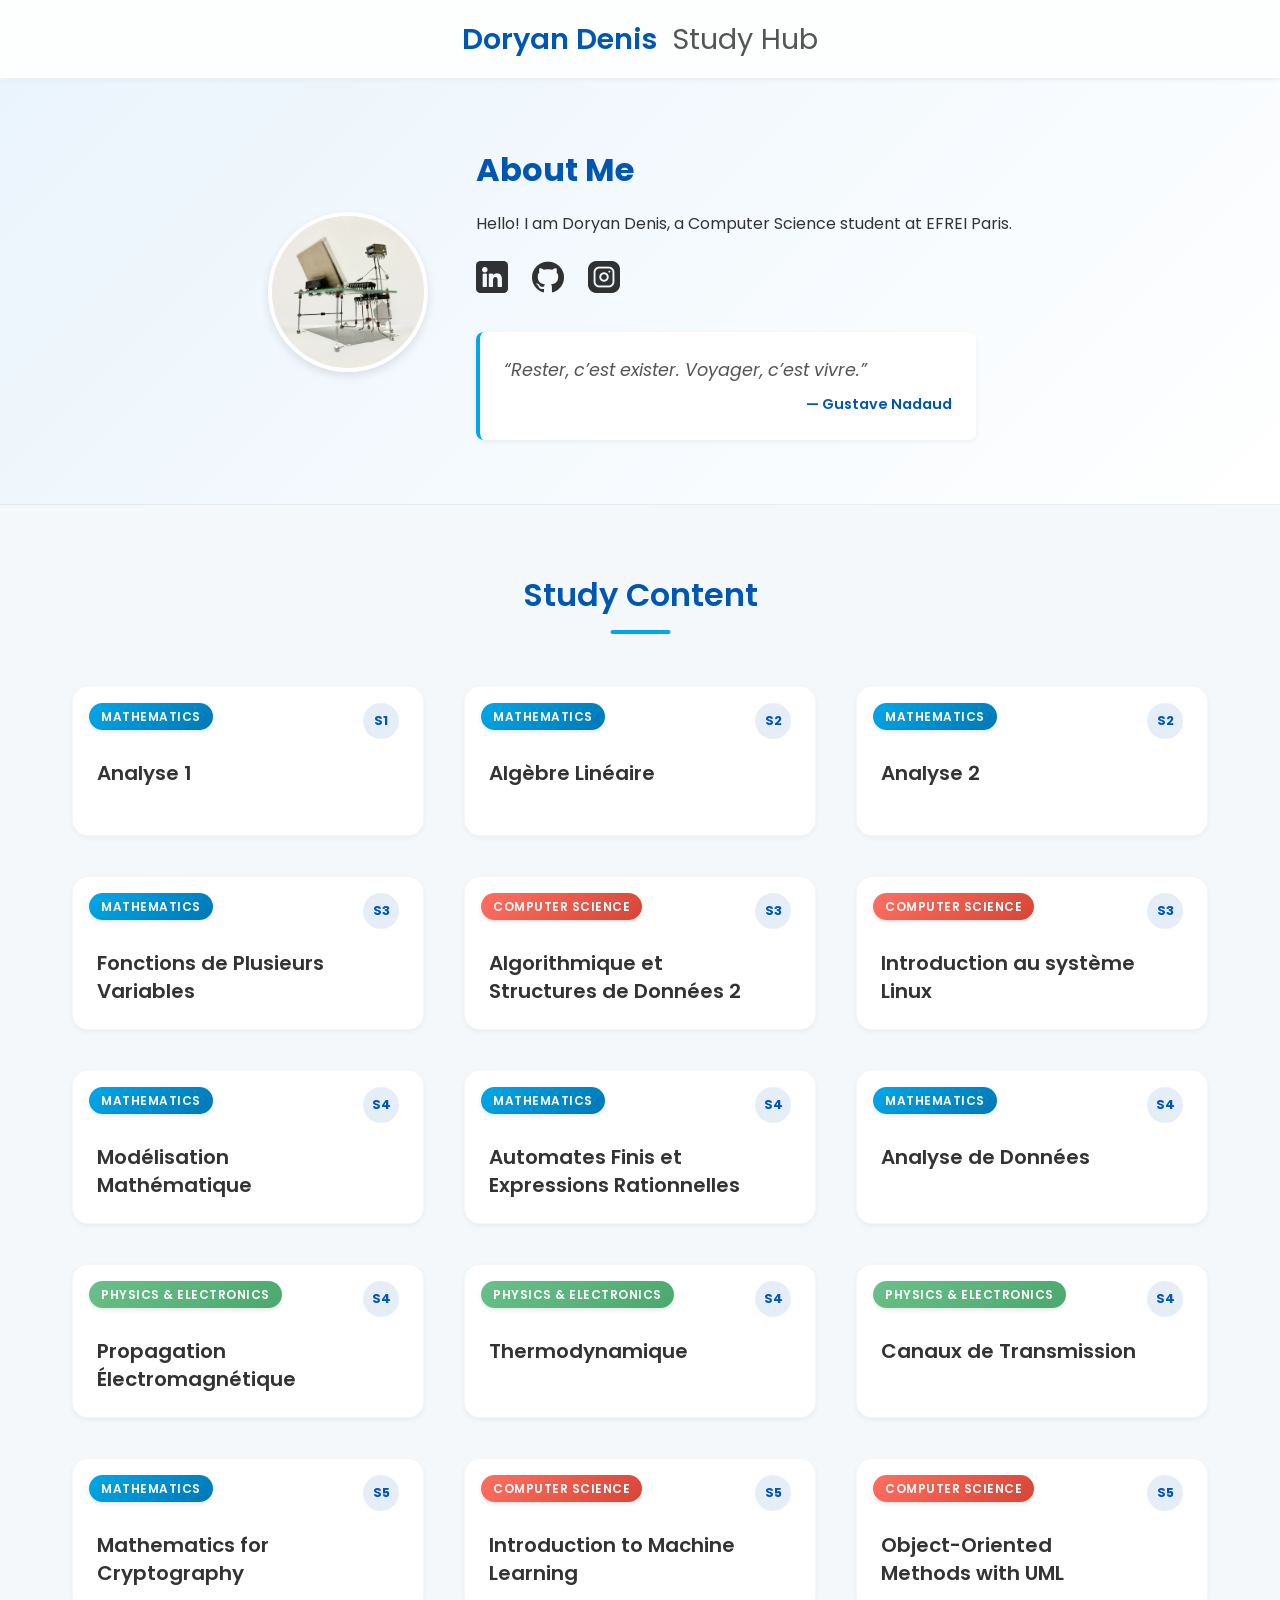
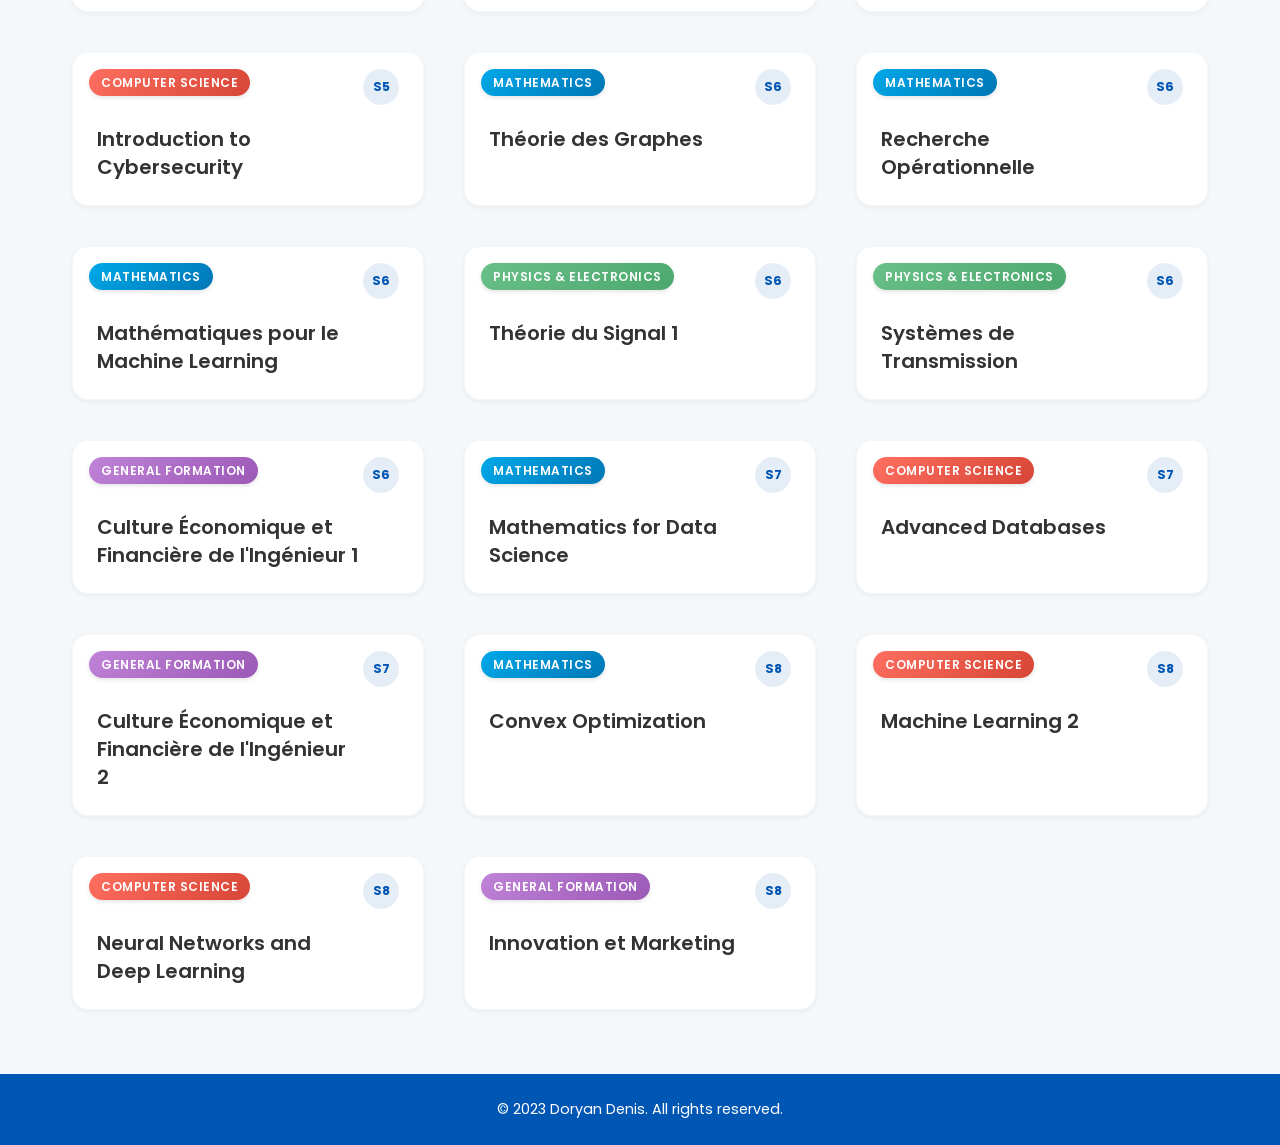
<file: index.html>
<!DOCTYPE html>
<html lang="en">

<head>
    <meta charset="UTF-8">
    <meta name="viewport" content="width=device-width, initial-scale=1.0">
    <title>Doryan Denis | Study Hub</title>
    <link href="https://fonts.googleapis.com/css2?family=Poppins:wght@400;600&display=swap" rel="stylesheet">
    <link rel="stylesheet" href="css/base.css">
    <link rel="stylesheet" href="css/header-footer.css">
    <link rel="stylesheet" href="css/home.css">
    <link rel="icon" type="image/png" href="icons/icon.png">
</head>

<body>
    <!-- Header -->
    <header>
        <h1>
            <a href="index.html" class="header-link">Doryan Denis</a>
            <span> Study Hub</span>
        </h1>
    </header>

    <!-- Main Content Wrapper -->
    <div class="content-wrapper">
        <section class="section about-section">
            <img src="profile-photo.png" alt="Doryan Denis" class="profile-photo">
            <div class="info">
                <h2>About Me</h2>
                <p>Hello! I am Doryan Denis, a Computer Science student at EFREI Paris.</p>
                <div class="social-icons">
                    <a href="https://www.linkedin.com/in/doryan-denis-75b641251/" target="_blank">
                        <img src="icons/linkedin.png" alt="LinkedIn Icon" class="social-icon">
                    </a>
                    <a href="https://github.com/DorDNS" target="_blank">
                        <img src="icons/github.png" alt="GitHub Icon" class="social-icon">
                    </a>
                    <a href="https://www.instagram.com/dor_dns/" target="_blank">
                        <img src="icons/instagram.png" alt="Instagram Icon" class="social-icon">
                    </a>
                </div>
                <div class="quote-container">
                    <p class="quote">“Rester, c’est exister. Voyager, c’est vivre.”</p>
                    <span class="quote-author">— Gustave Nadaud</span>
                </div>
            </div>
        </section>

        <section class="section study-section">
            <h2 style="text-align: center; margin-bottom: 20px;">Study Content</h2>
            <div class="study-cards">
                <!-- Mathematics Section -->
                 <div class="study-card">
                    <div class="category-label category-math">Mathematics</div>
                    <span class="semester">S1</span>
                    <div class="content">
                        <h3>Analyse 1</h3>
                    </div>
                    <a href="pdf/sm101.pdf" target="_blank" class="card-link"></a>
                </div>
                <div class="study-card">
                    <div class="category-label category-math">Mathematics</div>
                    <span class="semester">S2</span>
                    <div class="content">
                        <h3>Algèbre Linéaire</h3>
                    </div>
                    <a href="pdf/sm202.pdf" target="_blank" class="card-link"></a>
                </div>
                <div class="study-card">
                    <div class="category-label category-math">Mathematics</div>
                    <span class="semester">S2</span>
                    <div class="content">
                        <h3>Analyse 2</h3>
                    </div>
                    <a href="pdf/sm201.pdf" target="_blank" class="card-link"></a>
                </div>
                <div class="study-card">
                    <div class="category-label category-math">Mathematics</div>
                    <span class="semester">S3</span>
                    <div class="content">
                        <h3>Fonctions de Plusieurs Variables</h3>
                    </div>
                    <a href="pdf/sm302.pdf" target="_blank" class="card-link"></a>
                </div>
                <div class="study-card">
                    <div class="category-label category-cs">Computer Science</div>
                    <span class="semester">S3</span>
                    <div class="content">
                        <h3>Algorithmique et Structures de Données 2</h3>
                    </div>
                    <a href="https://dordns.github.io/algo-sdd2/" target="_blank" class="card-link"></a>
                </div>
                <div class="study-card">
                    <div class="category-label category-cs">Computer Science</div>
                    <span class="semester">S3</span>
                    <div class="content">
                        <h3>Introduction au système Linux</h3>
                    </div>
                    <a href="https://dordns.github.io/cours-linux/" target="_blank" class="card-link"></a>
                </div>
                <div class="study-card">
                    <div class="category-label category-math">Mathematics</div>
                    <span class="semester">S4</span>
                    <div class="content">
                        <h3>Modélisation Mathématique</h3>
                    </div>
                    <a href="pdf/sm401.pdf" target="_blank" class="card-link"></a>
                </div>
                <div class="study-card">
                    <div class="category-label category-math">Mathematics</div>
                    <span class="semester">S4</span>
                    <div class="content">
                        <h3>Automates Finis et Expressions Rationnelles</h3>
                    </div>
                    <a href="pdf/sm402.pdf" target="_blank" class="card-link"></a>
                </div>
                <div class="study-card">
                    <div class="category-label category-math">Mathematics</div>
                    <span class="semester">S4</span>
                    <div class="content">
                        <h3>Analyse de Données</h3>
                    </div>
                    <a href="sm403.html" class="card-link"></a>
                </div>
                <div class="study-card">
                    <div class="category-label category-phy">Physics & Electronics</div>
                    <span class="semester">S4</span>
                    <div class="content">
                        <h3>Propagation Électromagnétique</h3>
                    </div>
                    <a href="pdf/sp401.pdf" target="_blank" class="card-link"></a>
                </div>
                <div class="study-card">
                    <div class="category-label category-phy">Physics & Electronics</div>
                    <span class="semester">S4</span>
                    <div class="content">
                        <h3>Thermodynamique</h3>
                    </div>
                    <a href="pdf/sp402.pdf" target="_blank" class="card-link"></a>
                </div>
                <div class="study-card">
                    <div class="category-label category-phy">Physics & Electronics</div>
                    <span class="semester">S4</span>
                    <div class="content">
                        <h3>Canaux de Transmission</h3>
                    </div>
                    <a href="pdf/te403.pdf" target="_blank" class="card-link"></a>
                </div>
                <div class="study-card">
                    <div class="category-label category-math">Mathematics</div>
                    <span class="semester">S5</span>
                    <div class="content">
                        <h3>Mathematics for Cryptography</h3>
                    </div>
                    <a href="pdf/sm503m.pdf" target="_blank" class="card-link"></a>
                </div>
                <div class="study-card">
                    <div class="category-label category-cs">Computer Science</div>
                    <span class="semester">S5</span>
                    <div class="content">
                        <h3>Introduction to Machine Learning</h3>
                    </div>
                    <a href="https://hackmd.io/@DorDNS/SkxwnuaVyx" target="_blank" class="card-link"></a>
                </div>
                <div class="study-card">
                    <div class="category-label category-cs">Computer Science</div>
                    <span class="semester">S5</span>
                    <div class="content">
                        <h3>Object-Oriented Methods with UML</h3>
                    </div>
                    <a href="pdf/ti515m.pdf" target="_blank" class="card-link"></a>
                </div>
                <div class="study-card">
                    <div class="category-label category-cs">Computer Science</div>
                    <span class="semester">S5</span>
                    <div class="content">
                        <h3>Introduction to Cybersecurity</h3>
                    </div>
                    <a href="ti530m.html" class="card-link"></a>
                </div>
                <div class="study-card">
                    <div class="category-label category-math">Mathematics</div>
                    <span class="semester">S6</span>
                    <div class="content">
                        <h3>Théorie des Graphes</h3>
                    </div>
                    <a href="pdf/sm601.pdf" target="_blank" class="card-link"></a>
                </div>
                <div class="study-card">
                    <div class="category-label category-math">Mathematics</div>
                    <span class="semester">S6</span>
                    <div class="content">
                        <h3>Recherche Opérationnelle</h3>
                    </div>
                    <a href="pdf/sm602.pdf" target="_blank" class="card-link"></a>
                </div>
                <div class="study-card">
                    <div class="category-label category-math">Mathematics</div>
                    <span class="semester">S6</span>
                    <div class="content">
                        <h3>Mathématiques pour le Machine Learning</h3>
                    </div>
                    <a href="pdf/sm604.pdf" target="_blank" class="card-link"></a>
                </div>
                <div class="study-card">
                    <div class="category-label category-phy">Physics & Electronics</div>
                    <span class="semester">S6</span>
                    <div class="content">
                        <h3>Théorie du Signal 1</h3>
                    </div>
                    <a href="pdf/te601.pdf" target="_blank" class="card-link"></a>
                </div>
                <div class="study-card">
                    <div class="category-label category-phy">Physics & Electronics</div>
                    <span class="semester">S6</span>
                    <div class="content">
                        <h3>Systèmes de Transmission</h3>
                    </div>
                    <a href="te609.html" class="card-link"></a>
                </div>
                <div class="study-card">
                    <div class="category-label category-gf">General Formation</div>
                    <span class="semester">S6</span>
                    <div class="content">
                        <h3>Culture Économique et Financière de l'Ingénieur 1</h3>
                    </div>
                    <a href="pdf/fe607.pdf" target="_blank" class="card-link"></a>
                </div>
                <div class="study-card">
                    <div class="category-label category-math">Mathematics</div>
                    <span class="semester">S7</span>
                    <div class="content">
                        <h3>Mathematics for Data Science</h3>
                    </div>
                    <a href="st2mds.html" class="card-link"></a>
                </div>
                <div class="study-card">
                    <div class="category-label category-cs">Computer Science</div>
                    <span class="semester">S7</span>
                    <div class="content">
                        <h3>Advanced Databases</h3>
                    </div>
                    <a href="pdf/st2adb.pdf" target="_blank" class="card-link"></a>
                </div>
                <div class="study-card">
                    <div class="category-label category-gf">General Formation</div>
                    <span class="semester">S7</span>
                    <div class="content">
                        <h3>Culture Économique et Financière de l'Ingénieur 2</h3>
                    </div>
                    <a href="pdf/fe2gfi2.pdf" target="_blank" class="card-link"></a>
                </div>
                <div class="study-card">
                    <div class="category-label category-math">Mathematics</div>
                    <span class="semester">S8</span>
                    <div class="content">
                        <h3>Convex Optimization</h3>
                    </div>
                    <a href="pdf/st2cxo.pdf" target="_blank" class="card-link"></a>
                </div>
                <div class="study-card">
                    <div class="category-label category-cs">Computer Science</div>
                    <span class="semester">S8</span>
                    <div class="content">
                        <h3>Machine Learning 2</h3>
                    </div>
                    <a href="https://dordns-machine-learning-2.share.connect.posit.cloud/" target="_blank" class="card-link"></a>
                </div>
                <div class="study-card">
                    <div class="category-label category-cs">Computer Science</div>
                    <span class="semester">S8</span>
                    <div class="content">
                        <h3>Neural Networks and Deep Learning</h3>
                    </div>
                    <a href="pdf/st2dls8.pdf" target="_blank" class="card-link"></a>
                </div>
                <div class="study-card">
                    <div class="category-label category-gf">General Formation</div>
                    <span class="semester">S8</span>
                    <div class="content">
                        <h3>Innovation et Marketing</h3>
                    </div>
                    <a href="innov-marketing.html" class="card-link"></a>
                </div>
        </section>
    </div>

    <!-- Footer -->
    <footer>
        <p>&copy; 2023 Doryan Denis. All rights reserved.</p>
    </footer>
    <script src="js/scripts.js"></script>
</body>

</html>
</file>
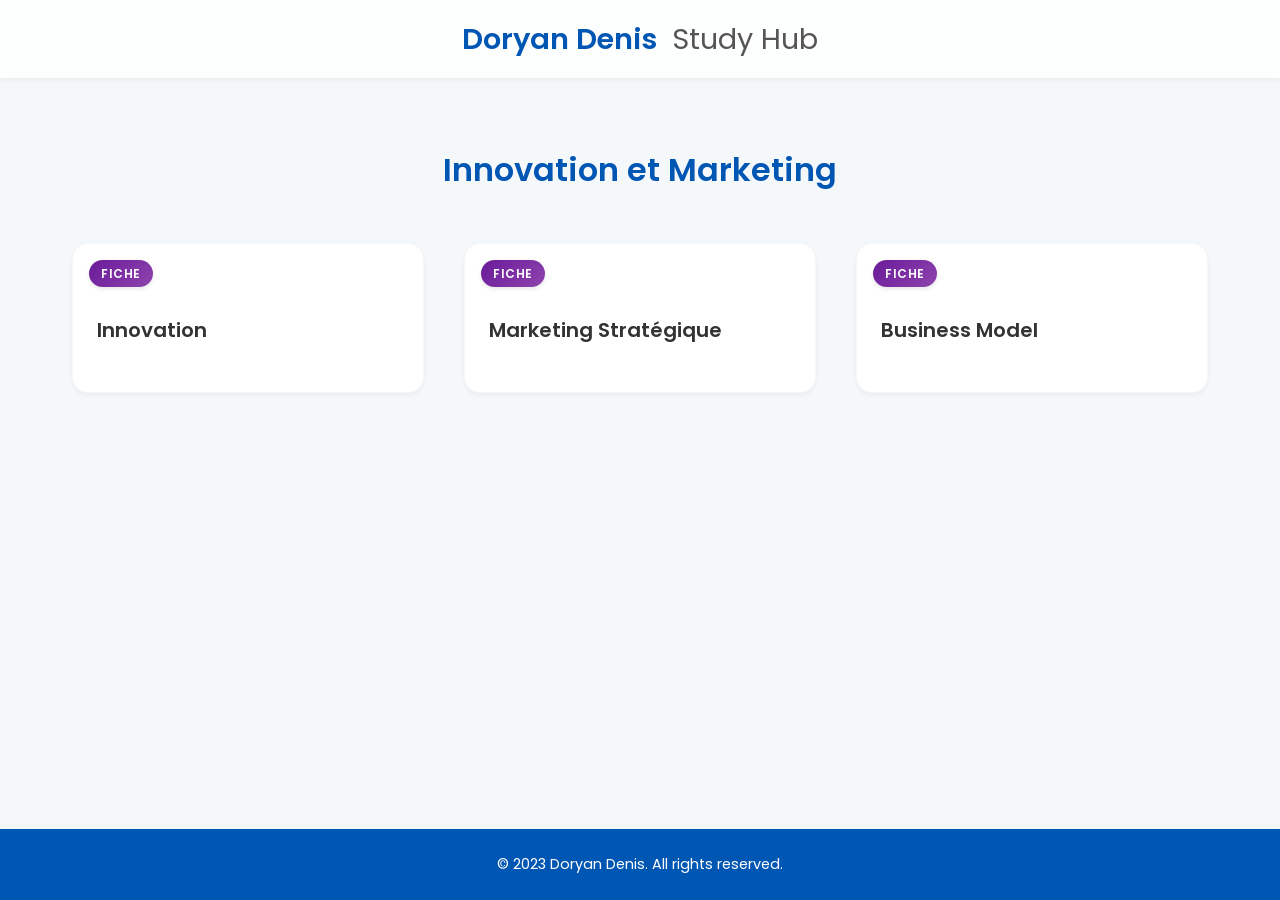
<file: innov-marketing.html>
<!DOCTYPE html>
<html lang="fr">

<head>
    <meta charset="UTF-8">
    <meta name="viewport" content="width=device-width, initial-scale=1.0">
    <title>Innovation et Marketing</title>
    <link href="https://fonts.googleapis.com/css2?family=Poppins:wght@400;600&display=swap" rel="stylesheet">
    <link rel="stylesheet" href="css/base.css">
    <link rel="stylesheet" href="css/header-footer.css">
    <link rel="stylesheet" href="css/ti530m.css">
    <link rel="icon" type="image/png" href="icons/icon.png">
</head>

<body>
    <!-- Header -->
    <header>
        <h1>
            <a href="index.html" class="header-link">Doryan Denis</a>
            <span> Study Hub</span>
        </h1>
    </header>

    <!-- Main Content Wrapper -->
    <div class="content-wrapper">
        <section class="section study-section">
            <h2>Innovation et Marketing</h2>
            <div class="study-cards">
                <div class="study-card">
                    <div class="category-label">Fiche</div>
                    <div class="content">
                        <h3>Innovation</h3>
                    </div>
                    <a href="https://hackmd.io/@DorDNS/H1Aa0KHefl" target="_blank" class="card-link"></a>
                </div>
                <div class="study-card">
                    <div class="category-label">Fiche</div>
                    <div class="content">
                        <h3>Marketing Stratégique</h3>
                    </div>
                    <a href="https://hackmd.io/@DorDNS/SJBE0AKlfl" target="_blank" class="card-link"></a>
                </div>
                <div class="study-card">
                    <div class="category-label">Fiche</div>
                    <div class="content">
                        <h3>Business Model</h3>
                    </div>
                    <a href="https://hackmd.io/@DorDNS/r1SIV5refl" target="_blank" class="card-link"></a>
                </div>
            </div>
        </section>
    </div>

    <!-- Footer -->
    <footer>
        <p>&copy; 2023 Doryan Denis. All rights reserved.</p>
    </footer>
    <script src="js/scripts.js"></script>
</body>

</html>
</file>
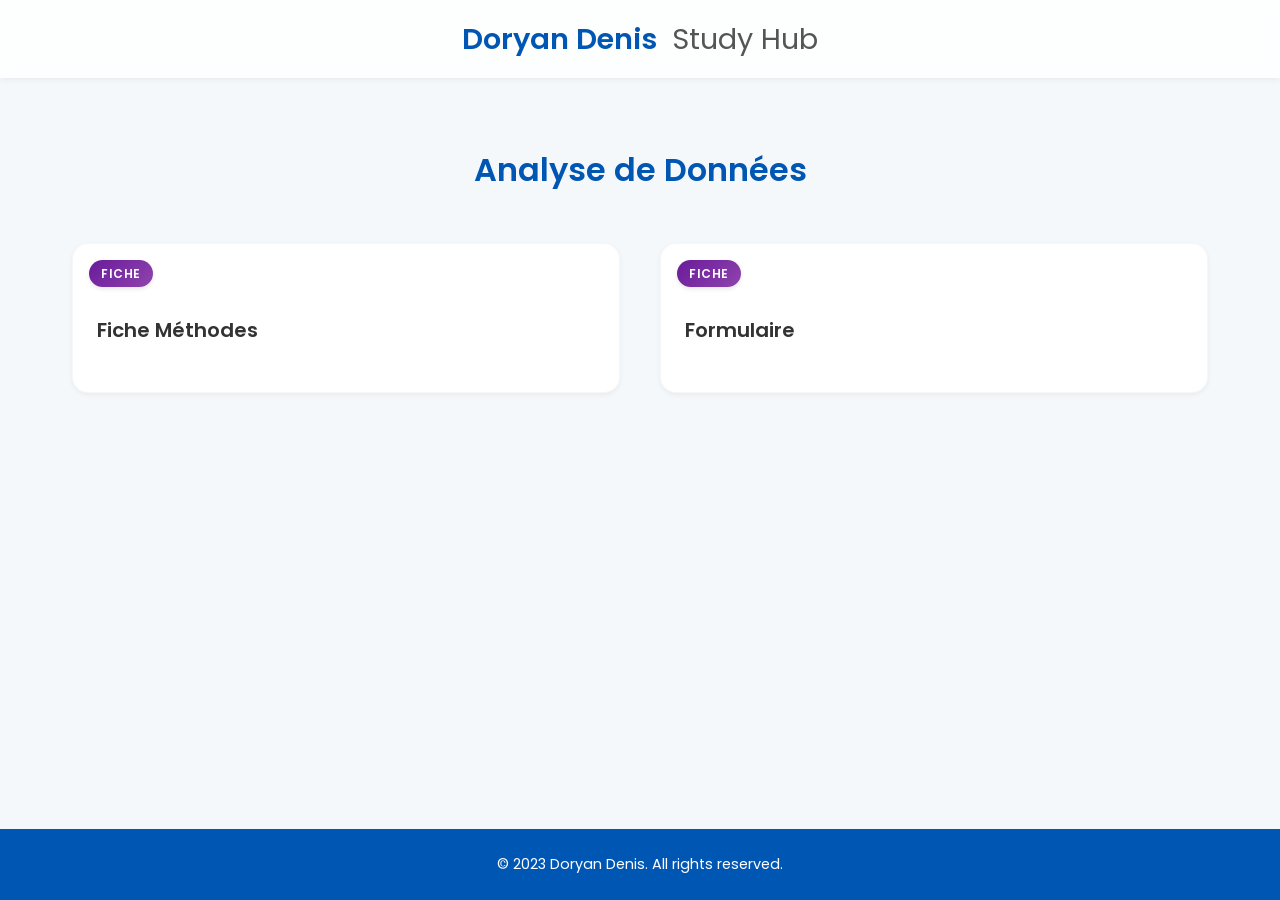
<file: sm403.html>
<!DOCTYPE html>
<html lang="fr">

<head>
    <meta charset="UTF-8">
    <meta name="viewport" content="width=device-width, initial-scale=1.0">
    <title>Analyse de Données</title>
    <link href="https://fonts.googleapis.com/css2?family=Poppins:wght@400;600&display=swap" rel="stylesheet">
    <link rel="stylesheet" href="css/base.css">
    <link rel="stylesheet" href="css/header-footer.css">
    <link rel="stylesheet" href="css/ti530m.css">
    <link rel="icon" type="image/png" href="icons/icon.png">
</head>

<body>
    <!-- Header -->
    <header>
        <h1>
            <a href="index.html" class="header-link">Doryan Denis</a>
            <span> Study Hub</span>
        </h1>
    </header>

    <!-- Main Content Wrapper -->
    <div class="content-wrapper">
        <section class="section study-section">
            <h2>Analyse de Données</h2>
            <div class="study-cards">
                <div class="study-card">
                    <div class="category-label">Fiche</div>
                    <div class="content">
                        <h3>Fiche Méthodes</h3>
                    </div>
                    <a href="pdf/sm403-methodes.pdf" target="_blank" class="card-link"></a>
                </div>
                <div class="study-card">
                    <div class="category-label">Fiche</div>
                    <div class="content">
                        <h3>Formulaire</h3>
                    </div>
                    <a href="pdf/sm403.pdf" target="_blank" class="card-link"></a>
                </div>
            </div>
        </section>
    </div>

    <!-- Footer -->
    <footer>
        <p>&copy; 2023 Doryan Denis. All rights reserved.</p>
    </footer>
    <script src="js/scripts.js"></script>
</body>

</html>
</file>
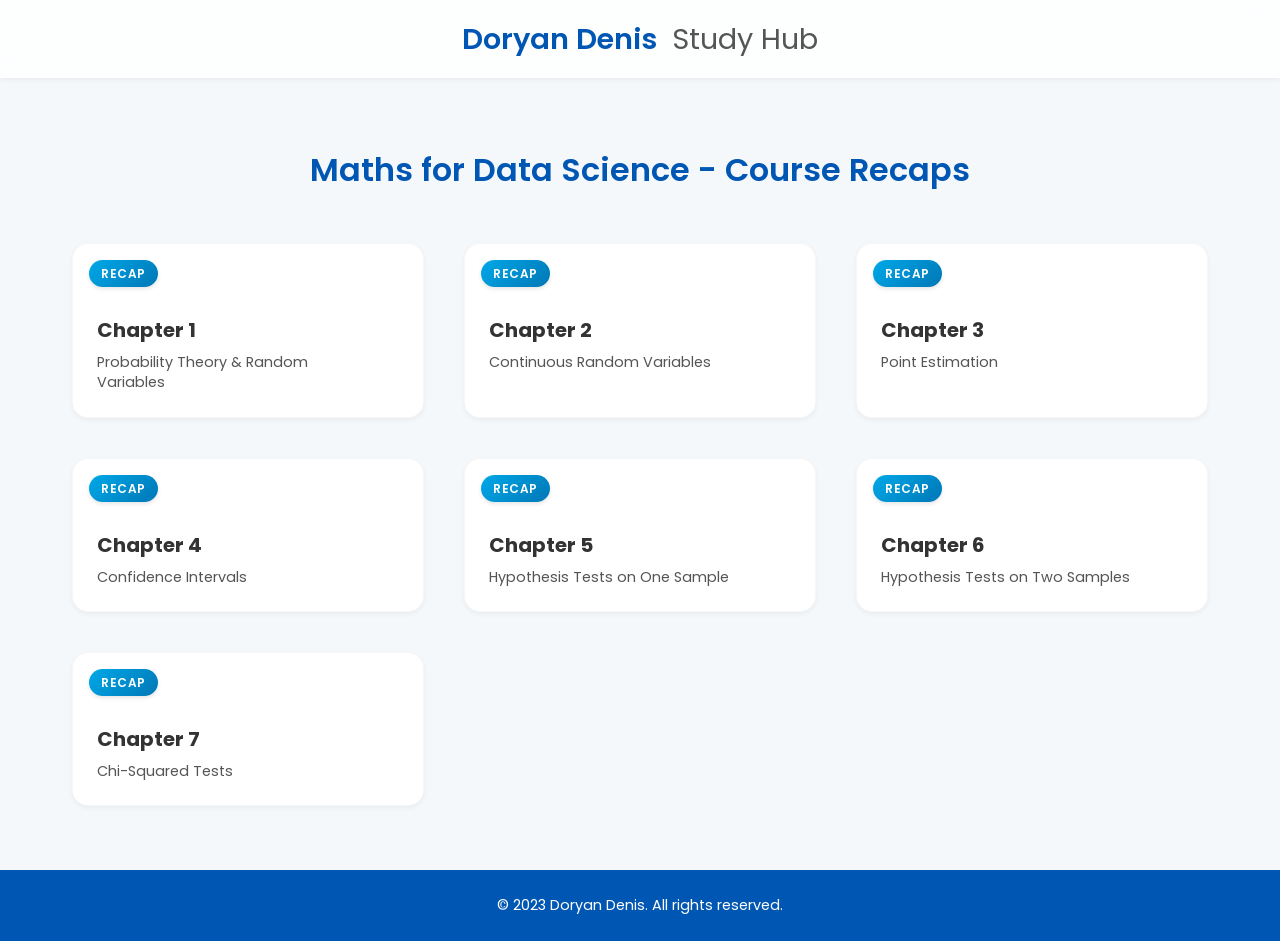
<file: st2mds.html>
<!DOCTYPE html>
<html lang="en">

<head>
    <meta charset="UTF-8">
    <meta name="viewport" content="width=device-width, initial-scale=1.0">
    <title>ST2MDS - Course Recaps</title>
    <link href="https://fonts.googleapis.com/css2?family=Poppins:wght@400;600&display=swap" rel="stylesheet">
    <link rel="stylesheet" href="css/base.css">
    <link rel="stylesheet" href="css/header-footer.css">
    <link rel="stylesheet" href="css/st2mds.css">
    <link rel="icon" type="image/png" href="icons/icon.png">
</head>

<body>
    <!-- Header -->
    <header>
        <h1>
            <a href="index.html" class="header-link">Doryan Denis</a>
            <span> Study Hub</span>
        </h1>
    </header>

    <!-- Main Content Wrapper -->
    <div class="content-wrapper">
        <section class="section study-section">
            <h2>Maths for Data Science - Course Recaps</h2>
            <div class="study-cards">
                <!-- Module 1 -->
                <div class="study-card">
                    <div class="category-label">Recap</div>
                    <div class="content">
                        <h3>
                            <strong>Chapter 1</strong><br>
                            <span>Probability Theory & Random Variables</span>
                        </h3>
                    </div>
                    <a href="pdf/st2mds-chap1.pdf" target="_blank" class="card-link"></a>
                </div>

                <!-- Module 2 -->
                <div class="study-card">
                    <div class="category-label">Recap</div>
                    <div class="content">
                        <h3>
                            <strong>Chapter 2</strong><br>
                            <span>Continuous Random Variables</span>
                        </h3>
                    </div>
                    <a href="pdf/st2mds-chap2.pdf" target="_blank" class="card-link"></a>
                </div>

                <!-- Module 3 -->
                <div class="study-card">
                    <div class="category-label">Recap</div>
                    <div class="content">
                        <h3>
                            <strong>Chapter 3</strong><br>
                            <span>Point Estimation</span>
                        </h3>
                    </div>
                    <a href="pdf/st2mds-chap3.pdf" target="_blank" class="card-link"></a>
                </div>

                <!-- Module 4 -->
                <div class="study-card">
                    <div class="category-label">Recap</div>
                    <div class="content">
                        <h3>
                            <strong>Chapter 4</strong><br>
                            <span>Confidence Intervals</span>
                        </h3>
                    </div>
                    <a href="pdf/st2mds-chap4.pdf" target="_blank" class="card-link"></a>
                </div>

                <!-- Module 5 -->
                <div class="study-card">
                    <div class="category-label">Recap</div>
                    <div class="content">
                        <h3>
                            <strong>Chapter 5</strong><br>
                            <span>Hypothesis Tests on One Sample</span>
                        </h3>
                    </div>
                    <a href="pdf/st2mds-chap5.pdf" target="_blank" class="card-link"></a>
                </div>

                <!-- Module 6 -->
                <div class="study-card">
                    <div class="category-label">Recap</div>
                    <div class="content">
                        <h3>
                            <strong>Chapter 6</strong><br>
                            <span>Hypothesis Tests on Two Samples</span>
                        </h3>
                    </div>
                    <a href="pdf/st2mds-chap6.pdf" target="_blank" class="card-link"></a>
                </div>

                <!-- Module 7 -->
                <div class="study-card">
                    <div class="category-label">Recap</div>
                    <div class="content">
                        <h3>
                            <strong>Chapter 7</strong><br>
                            <span>Chi-Squared Tests</span>
                        </h3>
                    </div>
                    <a href="pdf/st2mds-chap7.pdf" target="_blank" class="card-link"></a>
                </div>
            </div>
        </section>
    </div>

    <!-- Footer -->
    <footer>
        <p>&copy; 2023 Doryan Denis. All rights reserved.</p>
    </footer>
    <script src="js/scripts.js"></script>
</body>

</html>
</file>
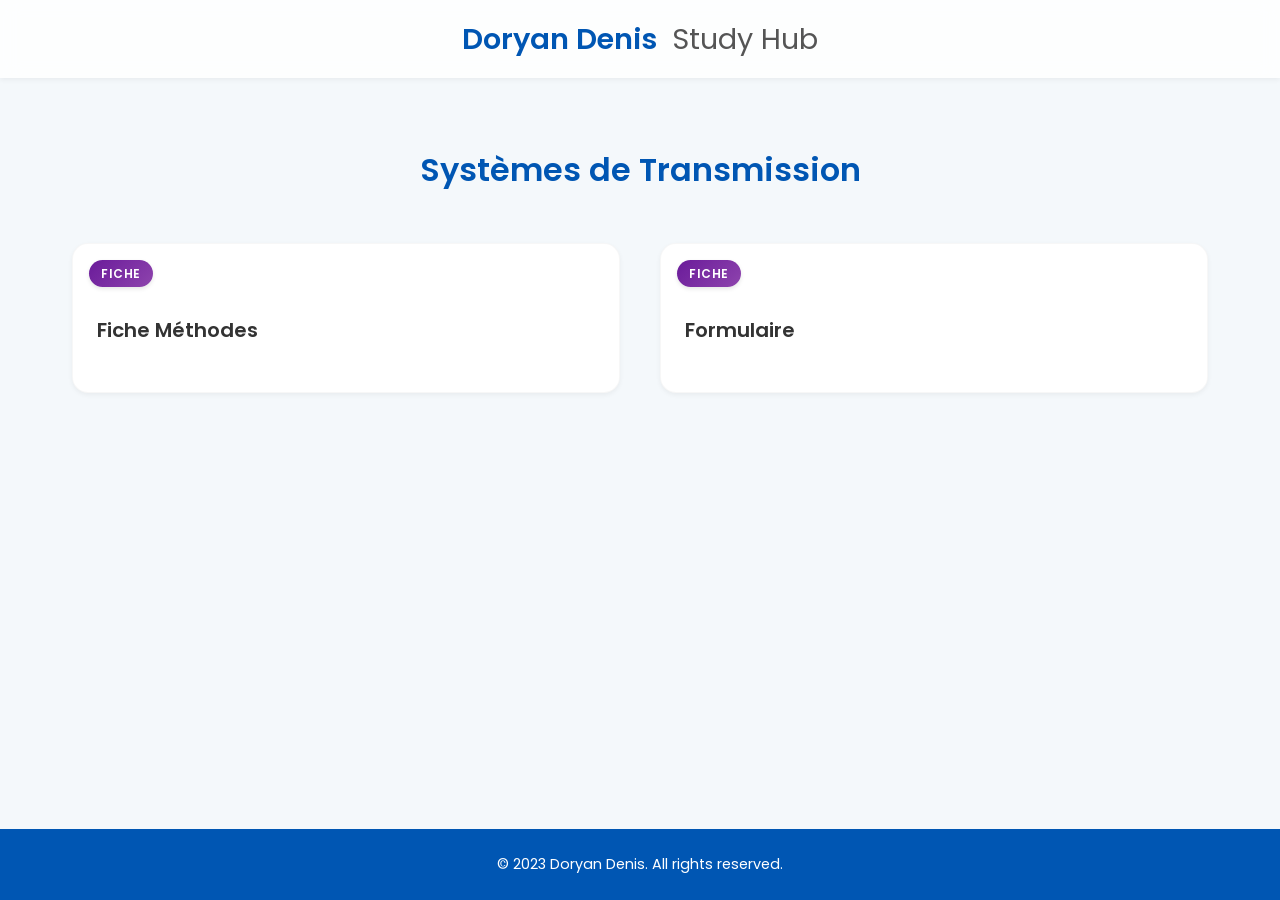
<file: te609.html>
<!DOCTYPE html>
<html lang="fr">

<head>
    <meta charset="UTF-8">
    <meta name="viewport" content="width=device-width, initial-scale=1.0">
    <title>Systèmes de Transmission</title>
    <link href="https://fonts.googleapis.com/css2?family=Poppins:wght@400;600&display=swap" rel="stylesheet">
    <link rel="stylesheet" href="css/base.css">
    <link rel="stylesheet" href="css/header-footer.css">
    <link rel="stylesheet" href="css/ti530m.css">
    <link rel="icon" type="image/png" href="icons/icon.png">
</head>

<body>
    <!-- Header -->
    <header>
        <h1>
            <a href="index.html" class="header-link">Doryan Denis</a>
            <span> Study Hub</span>
        </h1>
    </header>

    <!-- Main Content Wrapper -->
    <div class="content-wrapper">
        <section class="section study-section">
            <h2>Systèmes de Transmission</h2>
            <div class="study-cards">
                <div class="study-card">
                    <div class="category-label">Fiche</div>
                    <div class="content">
                        <h3>Fiche Méthodes</h3>
                    </div>
                    <a href="pdf/te609-methodes.pdf" target="_blank" class="card-link"></a>
                </div>
                <div class="study-card">
                    <div class="category-label">Fiche</div>
                    <div class="content">
                        <h3>Formulaire</h3>
                    </div>
                    <a href="pdf/te609.pdf" target="_blank" class="card-link"></a>
                </div>
            </div>
        </section>
    </div>

    <!-- Footer -->
    <footer>
        <p>&copy; 2023 Doryan Denis. All rights reserved.</p>
    </footer>
    <script src="js/scripts.js"></script>
</body>

</html>
</file>
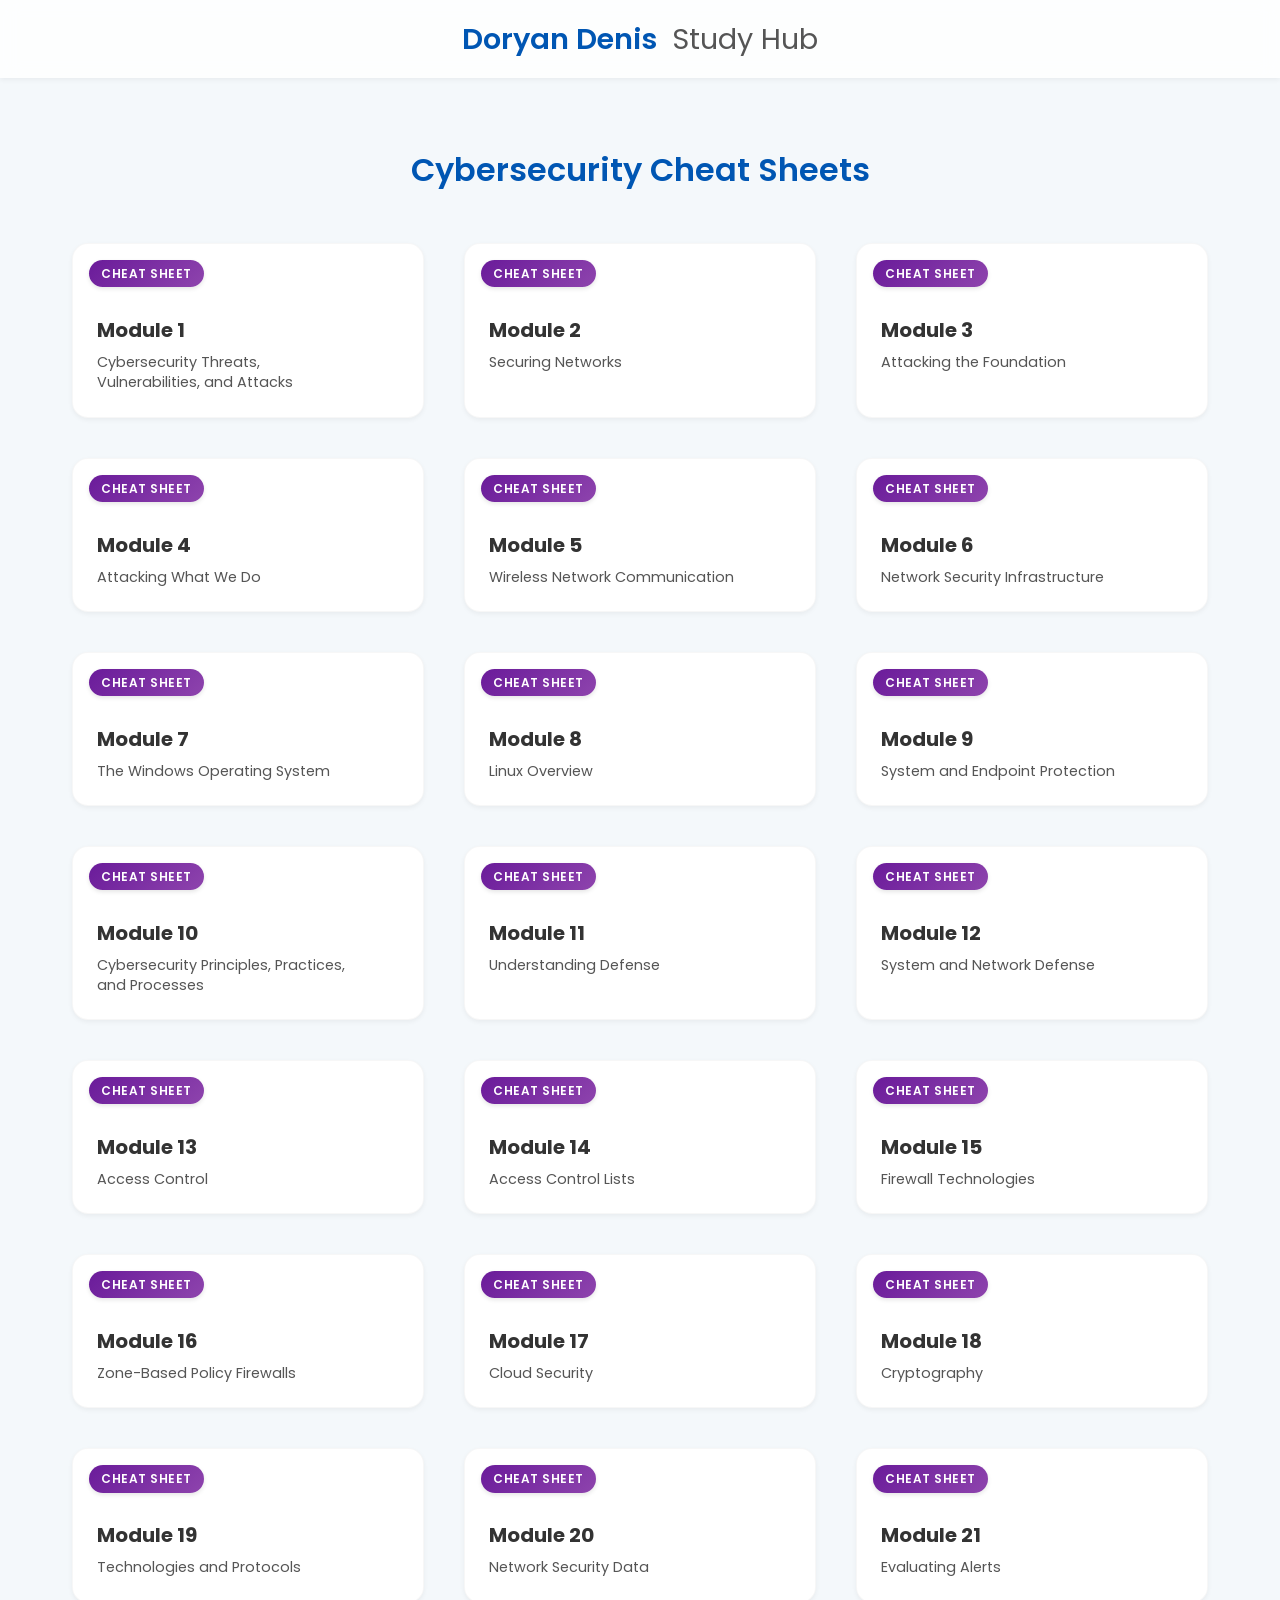
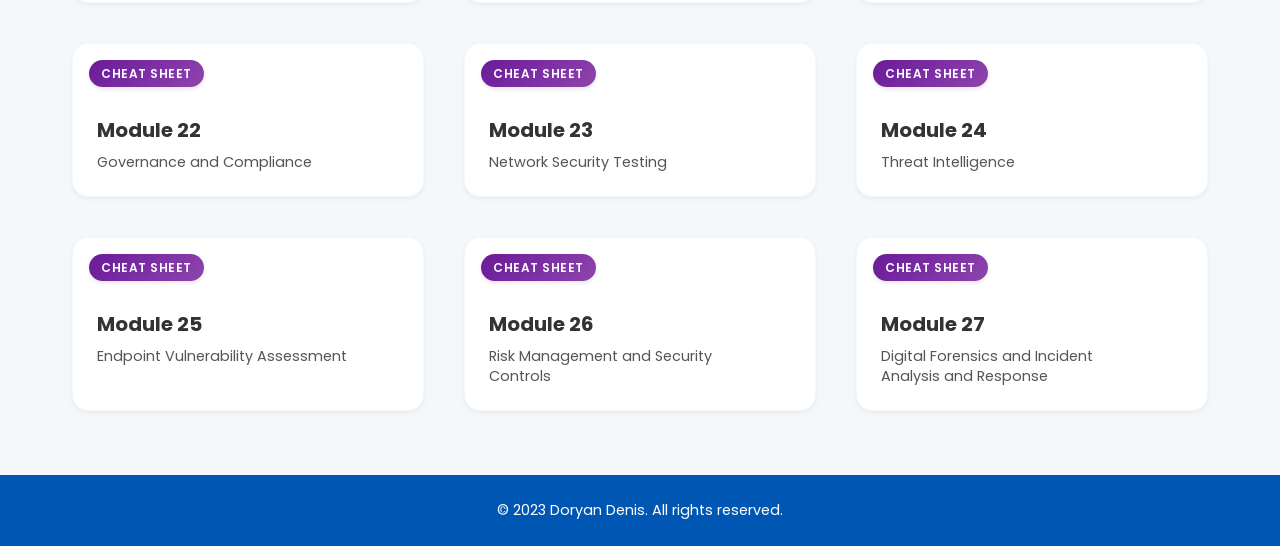
<file: ti530m.html>
<!DOCTYPE html>
<html lang="en">

<head>
    <meta charset="UTF-8">
    <meta name="viewport" content="width=device-width, initial-scale=1.0">
    <title>TI530M - Cheat Sheets</title>
    <link href="https://fonts.googleapis.com/css2?family=Poppins:wght@400;600&display=swap" rel="stylesheet">
    <link rel="stylesheet" href="css/base.css">
    <link rel="stylesheet" href="css/header-footer.css">
    <link rel="stylesheet" href="css/ti530m.css">
    <link rel="icon" type="image/png" href="icons/icon.png">
</head>

<body>
    <!-- Header -->
    <header>
        <h1>
            <a href="index.html" class="header-link">Doryan Denis</a>
            <span> Study Hub</span>
        </h1>
    </header>

    <!-- Main Content Wrapper -->
    <div class="content-wrapper">
        <section class="section study-section">
            <h2>Cybersecurity Cheat Sheets</h2>
            <div class="study-cards">
                <!-- Module 1 -->
                <div class="study-card">
                    <div class="category-label">Cheat Sheet</div>
                    <div class="content">
                        <h3>
                            <strong>Module 1</strong><br>
                            <span>Cybersecurity Threats, Vulnerabilities, and Attacks</span>
                        </h3>
                    </div>
                    <a href="https://hackmd.io/@DorDNS/BJs1Uy5WJl" target="_blank" class="card-link"></a>
                </div>

                <!-- Module 2 -->
                <div class="study-card">
                    <div class="category-label">Cheat Sheet</div>
                    <div class="content">
                        <h3>
                            <strong>Module 2</strong><br>
                            <span>Securing Networks</span>
                        </h3>
                    </div>
                    <a href="https://hackmd.io/@DorDNS/B1hVSgobJe" target="_blank" class="card-link"></a>
                </div>

                <!-- Module 3 -->
                <div class="study-card">
                    <div class="category-label">Cheat Sheet</div>
                    <div class="content">
                        <h3>
                            <strong>Module 3</strong><br>
                            <span>Attacking the Foundation</span>
                        </h3>
                    </div>
                    <a href="https://hackmd.io/@DorDNS/B1oxxQjZye" target="_blank" class="card-link"></a>
                </div>

                <!-- Module 4 -->
                <div class="study-card">
                    <div class="category-label">Cheat Sheet</div>
                    <div class="content">
                        <h3>
                            <strong>Module 4</strong><br>
                            <span>Attacking What We Do</span>
                        </h3>
                    </div>
                    <a href="https://hackmd.io/@DorDNS/ryIITJqM1l" target="_blank" class="card-link"></a>
                </div>

                <!-- Module 5 -->
                <div class="study-card">
                    <div class="category-label">Cheat Sheet</div>
                    <div class="content">
                        <h3>
                            <strong>Module 5</strong><br>
                            <span>Wireless Network Communication</span>
                        </h3>
                    </div>
                    <a href="https://hackmd.io/@DorDNS/SyHeeGqMyl" target="_blank" class="card-link"></a>
                </div>

                <!-- Module 6 -->
                <div class="study-card">
                    <div class="category-label">Cheat Sheet</div>
                    <div class="content">
                        <h3>
                            <strong>Module 6</strong><br>
                            <span>Network Security Infrastructure</span>
                        </h3>
                    </div>
                    <a href="https://hackmd.io/@DorDNS/SkQ0fm9zkx" target="_blank" class="card-link"></a>
                </div>

                <!-- Module 7 -->
                <div class="study-card">
                    <div class="category-label">Cheat Sheet</div>
                    <div class="content">
                        <h3>
                            <strong>Module 7</strong><br>
                            <span>The Windows Operating System</span>
                        </h3>
                    </div>
                    <a href="https://hackmd.io/@DorDNS/BksRnSnGyl" target="_blank" class="card-link"></a>
                </div>

                <!-- Module 8 -->
                <div class="study-card">
                    <div class="category-label">Cheat Sheet</div>
                    <div class="content">
                        <h3>
                            <strong>Module 8</strong><br>
                            <span>Linux Overview</span>
                        </h3>
                    </div>
                    <a href="https://hackmd.io/@DorDNS/BJjiR8nMJg" target="_blank" class="card-link"></a>
                </div>

                <!-- Module 9 -->
                <div class="study-card">
                    <div class="category-label">Cheat Sheet</div>
                    <div class="content">
                        <h3>
                            <strong>Module 9</strong><br>
                            <span>System and Endpoint Protection</span>
                        </h3>
                    </div>
                    <a href="https://hackmd.io/@DorDNS/HJHNWOpMke" target="_blank" class="card-link"></a>
                </div>

                <!-- Module 10 -->
                <div class="study-card">
                    <div class="category-label">Cheat Sheet</div>
                    <div class="content">
                        <h3>
                            <strong>Module 10</strong><br>
                            <span>Cybersecurity Principles, Practices, and Processes</span>
                        </h3>
                    </div>
                    <a href="https://hackmd.io/@DorDNS/Bki9LKHm1x" target="_blank" class="card-link"></a>
                </div>

                <!-- Module 11 -->
                <div class="study-card">
                    <div class="category-label">Cheat Sheet</div>
                    <div class="content">
                        <h3>
                            <strong>Module 11</strong><br>
                            <span>Understanding Defense</span>
                        </h3>
                    </div>
                    <a href="https://hackmd.io/@DorDNS/rytyq_GVyl" target="_blank" class="card-link"></a>
                </div>

                <!-- Module 12 -->
                <div class="study-card">
                    <div class="category-label">Cheat Sheet</div>
                    <div class="content">
                        <h3>
                            <strong>Module 12</strong><br>
                            <span>System and Network Defense</span>
                        </h3>
                    </div>
                    <a href="https://hackmd.io/@DorDNS/S1mF1FMVJe" target="_blank" class="card-link"></a>
                </div>

                <!-- Module 13 -->
                <div class="study-card">
                    <div class="category-label">Cheat Sheet</div>
                    <div class="content">
                        <h3>
                            <strong>Module 13</strong><br>
                            <span>Access Control</span>
                        </h3>
                    </div>
                    <a href="https://hackmd.io/@DorDNS/SJG16FfV1g" target="_blank" class="card-link"></a>
                </div>

                <!-- Module 14 -->
                <div class="study-card">
                    <div class="category-label">Cheat Sheet</div>
                    <div class="content">
                        <h3>
                            <strong>Module 14</strong><br>
                            <span>Access Control Lists</span>
                        </h3>
                    </div>
                    <a href="https://hackmd.io/@DorDNS/S1W33FUEkl" target="_blank" class="card-link"></a>
                </div>

                <!-- Module 15 -->
                <div class="study-card">
                    <div class="category-label">Cheat Sheet</div>
                    <div class="content">
                        <h3>
                            <strong>Module 15</strong><br>
                            <span>Firewall Technologies</span>
                        </h3>
                    </div>
                    <a href="https://hackmd.io/@DorDNS/BygxPWOVke" target="_blank" class="card-link"></a>
                </div>

                <!-- Module 16 -->
                <div class="study-card">
                    <div class="category-label">Cheat Sheet</div>
                    <div class="content">
                        <h3>
                            <strong>Module 16</strong><br>
                            <span>Zone-Based Policy Firewalls</span>
                        </h3>
                    </div>
                    <a href="https://hackmd.io/@DorDNS/BJK8EvFE1l" target="_blank" class="card-link"></a>
                </div>

                <!-- Module 17 -->
                <div class="study-card">
                    <div class="category-label">Cheat Sheet</div>
                    <div class="content">
                        <h3>
                            <strong>Module 17</strong><br>
                            <span>Cloud Security</span>
                        </h3>
                    </div>
                    <a href="https://hackmd.io/@DorDNS/Hk6pjPtE1l" target="_blank" class="card-link"></a>
                </div>

                <!-- Module 18 -->
                <div class="study-card">
                    <div class="category-label">Cheat Sheet</div>
                    <div class="content">
                        <h3>
                            <strong>Module 18</strong><br>
                            <span>Cryptography</span>
                        </h3>
                    </div>
                    <a href="https://hackmd.io/@DorDNS/S1D7FKKN1x" target="_blank" class="card-link"></a>
                </div>

                <!-- Module 19 -->
                <div class="study-card">
                    <div class="category-label">Cheat Sheet</div>
                    <div class="content">
                        <h3>
                            <strong>Module 19</strong><br>
                            <span>Technologies and Protocols</span>
                        </h3>
                    </div>
                    <a href="https://hackmd.io/@DorDNS/BywvFpYVyg" target="_blank" class="card-link"></a>
                </div>

                <!-- Module 20 -->
                <div class="study-card">
                    <div class="category-label">Cheat Sheet</div>
                    <div class="content">
                        <h3>
                            <strong>Module 20</strong><br>
                            <span>Network Security Data</span>
                        </h3>
                    </div>
                    <a href="https://hackmd.io/@DorDNS/ry_t1AYEJx" target="_blank" class="card-link"></a>
                </div>

                <!-- Module 21 -->
                <div class="study-card">
                    <div class="category-label">Cheat Sheet</div>
                    <div class="content">
                        <h3>
                            <strong>Module 21</strong><br>
                            <span>Evaluating Alerts</span>
                        </h3>
                    </div>
                    <a href="https://hackmd.io/@DorDNS/SkJowAtNyl" target="_blank" class="card-link"></a>
                </div>

                <!-- Module 22 -->
                <div class="study-card">
                    <div class="category-label">Cheat Sheet</div>
                    <div class="content">
                        <h3>
                            <strong>Module 22</strong><br>
                            <span>Governance and Compliance</span>
                        </h3>
                    </div>
                    <a href="https://hackmd.io/@DorDNS/H1A5XQiVkg" target="_blank" class="card-link"></a>
                </div>

                <!-- Module 23 -->
                <div class="study-card">
                    <div class="category-label">Cheat Sheet</div>
                    <div class="content">
                        <h3>
                            <strong>Module 23</strong><br>
                            <span>Network Security Testing</span>
                        </h3>
                    </div>
                    <a href="https://hackmd.io/@DorDNS/H1vrjmsEJe" target="_blank" class="card-link"></a>
                </div>

                <!-- Module 24 -->
                <div class="study-card">
                    <div class="category-label">Cheat Sheet</div>
                    <div class="content">
                        <h3>
                            <strong>Module 24</strong><br>
                            <span>Threat Intelligence</span>
                        </h3>
                    </div>
                    <a href="https://hackmd.io/@DorDNS/SyU38Ph4Jg" target="_blank" class="card-link"></a>
                </div>

                <!-- Module 25 -->
                <div class="study-card">
                    <div class="category-label">Cheat Sheet</div>
                    <div class="content">
                        <h3>
                            <strong>Module 25</strong><br>
                            <span>Endpoint Vulnerability Assessment</span>
                        </h3>
                    </div>
                    <a href="https://hackmd.io/@DorDNS/rkeHYvh4kx" target="_blank" class="card-link"></a>
                </div>

                <!-- Module 26 -->
                <div class="study-card">
                    <div class="category-label">Cheat Sheet</div>
                    <div class="content">
                        <h3>
                            <strong>Module 26</strong><br>
                            <span>Risk Management and Security Controls</span>
                        </h3>
                    </div>
                    <a href="https://hackmd.io/@DorDNS/Sk6sGuhVyl" target="_blank" class="card-link"></a>
                </div>

                <!-- Module 27 -->
                <div class="study-card">
                    <div class="category-label">Cheat Sheet</div>
                    <div class="content">
                        <h3>
                            <strong>Module 27</strong><br>
                            <span>Digital Forensics and Incident Analysis and Response</span>
                        </h3>
                    </div>
                    <a href="https://hackmd.io/@DorDNS/Bye-O_2EJe" target="_blank" class="card-link"></a>
                </div>
            </div>
        </section>
    </div>

    <!-- Footer -->
    <footer>
        <p>&copy; 2023 Doryan Denis. All rights reserved.</p>
    </footer>
    <script src="js/scripts.js"></script>
</body>

</html>
</file>
<file: css/base.css>
/* Global Reset */
*,
*::before,
*::after {
    box-sizing: border-box;
}

:root {
    /* Color Palette */
    --primary-color: #0056b3;
    --primary-hover: #004494;
    --secondary-color: #00a8e8;
    --accent-color: #ffcc00;
    --text-color: #333333;
    --text-light: #555555;
    --bg-color: #f4f8fb;
    --card-bg: #ffffff;
    --shadow-sm: 0 2px 5px rgba(0, 0, 0, 0.05);
    --shadow-md: 0 4px 10px rgba(0, 0, 0, 0.1);
    --shadow-lg: 0 10px 20px rgba(0, 0, 0, 0.15);
    --font-main: 'Poppins', sans-serif;
    --transition-speed: 0.3s;
}

html,
body {
    margin: 0;
    padding: 0;
    font-family: var(--font-main);
    line-height: 1.6;
    color: var(--text-color);
    background-color: var(--bg-color);
    -webkit-font-smoothing: antialiased;
    -moz-osx-font-smoothing: grayscale;
}

/* Links */
a {
    color: inherit;
    text-decoration: none;
    transition: color var(--transition-speed);
}

a:hover {
    color: var(--primary-color);
}

/* Utility Classes */
.flex-center {
    display: flex;
    justify-content: center;
    align-items: center;
}

/* Global Card Styles */
.study-cards {
    display: grid;
    grid-template-columns: repeat(auto-fit, minmax(280px, 1fr));
    gap: 2.5rem;
    margin-top: 2rem;
}

.study-card {
    background: var(--card-bg);
    border-radius: 16px;
    box-shadow: var(--shadow-sm);
    overflow: hidden;
    position: relative;
    transition: all var(--transition-speed);
    padding-top: 3rem;
    /* Added space for category label */
    border: 1px solid rgba(0, 0, 0, 0.03);
}

.study-card:hover {
    transform: translateY(-8px);
    box-shadow: var(--shadow-lg);
}

/* Category Label */
.category-label {
    position: absolute;
    top: 1rem;
    left: 1rem;
    padding: 4px 12px;
    font-size: 0.75rem;
    font-weight: 600;
    text-transform: uppercase;
    letter-spacing: 0.5px;
    color: #fff;
    background: var(--secondary-color);
    border-radius: 20px;
    z-index: 1;
    box-shadow: 0 2px 4px rgba(0, 0, 0, 0.1);
}

.category-math {
    background: linear-gradient(135deg, #00a8e8, #0077b6);
}

.category-cs {
    background: linear-gradient(135deg, #ff6f61, #d64535);
}

.category-phy {
    background: linear-gradient(135deg, #69c089, #4ca86e);
}

.category-gf {
    background: linear-gradient(135deg, #c083d8, #9b59b6);
}

.study-card .content {
    display: flex;
    /* Enables flexbox */
    align-items: flex-start;
    justify-content: space-between;
    padding: 1.5rem;
    position: relative;
    /* Ensures proper positioning for absolute elements */
    min-height: 100px;
}

.study-card .content h3 {
    margin: 0;
    /* Removes default margins */
    font-size: 1.25rem;
    font-weight: 600;
    text-align: left;
    word-wrap: break-word;
    /* Ensures long titles wrap instead of overlapping */
    color: var(--text-color);
    line-height: 1.4;
    padding-right: 2.5rem;
    /* Make space for the semester badge */
}

.study-card .semester {
    position: absolute;
    top: 1rem;
    right: 1.5rem;
    background: rgba(0, 86, 179, 0.1);
    color: var(--primary-color);
    border-radius: 50%;
    width: 36px;
    height: 36px;
    display: flex;
    align-items: center;
    justify-content: center;
    font-size: 0.8rem;
    font-weight: 700;
    z-index: 2;
    /* Ensures it stays on top */
}

/* Response Images */
img {
    max-width: 100%;
    height: auto;
}

/* Mobile Adjustments */
@media (max-width: 550px) {

    /* Increased breakpoint for better safety */
    .study-cards {
        grid-template-columns: 1fr;
        /* Force single column on smaller screens */
        gap: 1.5rem;
        padding-right: 5px;
        /* Prevention of edge touching */
    }

    .category-label {
        font-size: 0.65rem;
        padding: 3px 10px;
    }

    .study-card .semester {
        width: 30px;
        height: 30px;
        font-size: 0.7rem;
        top: 0.8rem;
        /* Slight adjustment */
        right: 0.8rem;
    }
}

/* Make the card clickable */
.card-link {
    position: absolute;
    top: 0;
    left: 0;
    right: 0;
    bottom: 0;
    z-index: 2;
}
</file>
<file: css/header-footer.css>
/* Ensure body and html take the full height of the viewport */
html,
body {
    height: 100%;
    margin: 0;
    display: flex;
    flex-direction: column;
    /* Arrange body children in a column */
}

/* Main content wrapper to stretch and push footer down */
.content-wrapper {
    flex: 1;
    /* Pushes the footer to the bottom */
    padding-top: 80px;
    /* Offset for fixed header */
}

header {
    background: rgba(255, 255, 255, 0.8);
    /* Glassmorphism base */
    backdrop-filter: blur(10px);
    /* Blur effect */
    -webkit-backdrop-filter: blur(10px);
    /* Safari support */
    color: var(--primary-color);
    padding: 1rem 0;
    text-align: center;
    font-family: var(--font-main);
    box-shadow: var(--shadow-sm);
    position: fixed;
    /* Sticky header */
    top: 0;
    left: 0;
    width: 100%;
    z-index: 1000;
    transition: background 0.3s, box-shadow 0.3s;
}

header h1 {
    font-size: 1.8rem;
    font-weight: 600;
    margin: 0;
    color: var(--primary-color);
}

header h1 span {
    font-weight: 400;
    display: inline-block;
    margin-left: 0.5rem;
    color: var(--text-light);
}

.header-link {
    color: inherit;
    text-decoration: none;
    transition: color var(--transition-speed);
}

.header-link:hover {
    color: var(--primary-hover);
}

@media (max-width: 480px) {
    header {
        padding: 0.8rem 0;
    }

    header h1 {
        font-size: 1.4rem;
    }
}


footer {
    background: var(--primary-color);
    color: #fff;
    text-align: center;
    padding: 1.5rem 0;
    margin-top: auto;
    font-size: 0.9rem;
    position: relative;
}
</file>
<file: css/home.css>
/* General Reset */
body,
h1,
h2,
h3,
p,
img,
a {
    margin: 0;
    padding: 0;
    box-sizing: border-box;
}

/* Body Styling */
body {
    font-family: var(--font-main);
    line-height: 1.6;
    color: var(--text-color);
    background-color: var(--bg-color);
    margin: 0;
    display: flex;
    flex-direction: column;
    min-height: 100vh;
}


/* About Section */
.about-section {
    display: flex;
    align-items: center;
    justify-content: center;
    padding: 4rem 2rem;
    background: linear-gradient(135deg, #eaf4fc 0%, #ffffff 100%);
    border-bottom: 1px solid rgba(0, 0, 0, 0.05);
    animation: fadeIn 1s ease-out;
}

/* Profile photo styling (specific) */
.profile-photo {
    width: 160px;
    height: 160px;
    border-radius: 50%;
    margin-right: 3rem;
    box-shadow: var(--shadow-md);
    border: 4px solid #fff;
    transition: transform var(--transition-speed);
}

.profile-photo:hover {
    transform: scale(1.05);
}


.about-section .info {
    max-width: 600px;
}

.about-section h2 {
    font-size: 2rem;
    margin-bottom: 1rem;
    color: var(--primary-color);
}

/* Social Icons Container */
.social-icons {
    display: flex;
    gap: 1.5rem;
    /* Space between icons */
    margin-top: 1.5rem;
}

/* Social Icon Images */
.social-icon {
    width: 32px;
    /* Fixed width */
    height: 32px;
    /* Fixed height */
    object-fit: contain;
    /* Ensure the content fits inside the square */
    background: transparent;
    /* Ensure no background styling is applied */
    transition: transform var(--transition-speed), filter var(--transition-speed);
    opacity: 0.8;
}

/* Hover Effect */
.social-icon:hover {
    transform: translateY(-3px);
    /* Slight lift effect */
    filter: brightness(1.1);
    opacity: 1;
}


/* Quote Container Styling */
.quote-container {
    margin-top: 2rem;
    padding: 1.5rem;
    background-color: #fff;
    border-left: 4px solid var(--secondary-color);
    border-radius: 8px;
    font-family: var(--font-main);
    box-shadow: var(--shadow-sm);
    max-width: 500px;
}

.quote-container .quote {
    margin: 0;
    font-size: 1.1rem;
    font-style: italic;
    color: var(--text-light);
    line-height: 1.6;
}

.quote-container .quote-author {
    display: block;
    text-align: right;
    margin-top: 0.5rem;
    font-size: 0.9rem;
    font-weight: 600;
    color: var(--primary-color);
}


/* Study Section */
.study-section {
    flex: 1;
    padding: 4rem 2rem;
    max-width: 1200px;
    margin: 0 auto;
    width: 100%;
    animation: slideUp 1s ease-out;
}

.study-section h2 {
    color: var(--primary-color);
    text-align: center;
    margin-bottom: 3rem;
    font-weight: 600;
    font-size: 2rem;
    position: relative;
    display: inline-block;
    left: 50%;
    transform: translateX(-50%);
}

.study-section h2::after {
    content: '';
    display: block;
    width: 60px;
    height: 4px;
    background: var(--secondary-color);
    margin: 10px auto 0;
    border-radius: 2px;
}

/* Animations */
@keyframes fadeIn {
    from {
        opacity: 0;
    }

    to {
        opacity: 1;
    }
}

@keyframes slideUp {
    from {
        opacity: 0;
        transform: translateY(20px);
    }

    to {
        opacity: 1;
        transform: translateY(0);
    }
}

/* Responsive Adjustments */
@media (max-width: 768px) {
    .about-section {
        flex-direction: column;
        text-align: center;
        padding: 3rem 1.5rem;
    }

    .study-section {
        padding: 2rem 1rem;
    }

    .profile-photo {
        margin-right: 0;
        margin-bottom: 1.5rem;
    }

    .social-icons {
        justify-content: center;
    }

    .quote-container {
        margin: 2rem auto 0;
    }
}
</file>
<file: css/ti530m.css>
/* General Reset */
body,
h1,
h2,
h3,
p,
a {
    margin: 0;
    padding: 0;
    box-sizing: border-box;
}

/* Body Styling */
body {
    font-family: var(--font-main);
    line-height: 1.6;
    color: var(--text-color);
    background-color: var(--bg-color);
    margin: 0;
}

/* Section */
.study-section {
    padding: 4rem 2rem;
    max-width: 1200px;
    margin: 0 auto;
}

@media (max-width: 768px) {
    .study-section {
        padding: 2rem 1rem;
    }
}

.study-section h2 {
    color: var(--primary-color);
    text-align: center;
    margin-bottom: 3rem;
    font-weight: 600;
    font-size: 2rem;
}

/* Cheat Sheet Specific Overrides */
.study-card .content h3 span {
    display: block;
    font-size: 0.9rem;
    font-weight: normal;
    color: var(--text-light);
    margin-top: 0.5rem;
}

.category-label {
    background: linear-gradient(135deg, #6a1b9a, #8e44ad);
    /* Purple for Cheat Sheets */
}
</file>
<file: css/st2mds.css>
/* General Reset */
body,
h1,
h2,
h3,
p,
a {
    margin: 0;
    padding: 0;
    box-sizing: border-box;
}

/* Body Styling */
body {
    font-family: var(--font-main);
    line-height: 1.6;
    color: var(--text-color);
    background-color: var(--bg-color);
    margin: 0;
}

/* Section */
.study-section {
    padding: 4rem 2rem;
    max-width: 1200px;
    margin: 0 auto;
}

.study-section h2 {
    color: var(--primary-color);
    text-align: center;
    margin-bottom: 3rem;
    font-weight: 600;
    font-size: 2rem;
}

/* Cheat Sheet Specific Overrides */
.study-card .content h3 span {
    display: block;
    font-size: 0.9rem;
    font-weight: normal;
    color: var(--text-light);
    margin-top: 0.5rem;
}

.category-label {
    background: linear-gradient(135deg, #00a8e8, #0077b6);
    /* Blue for Recaps */
}
</file>
